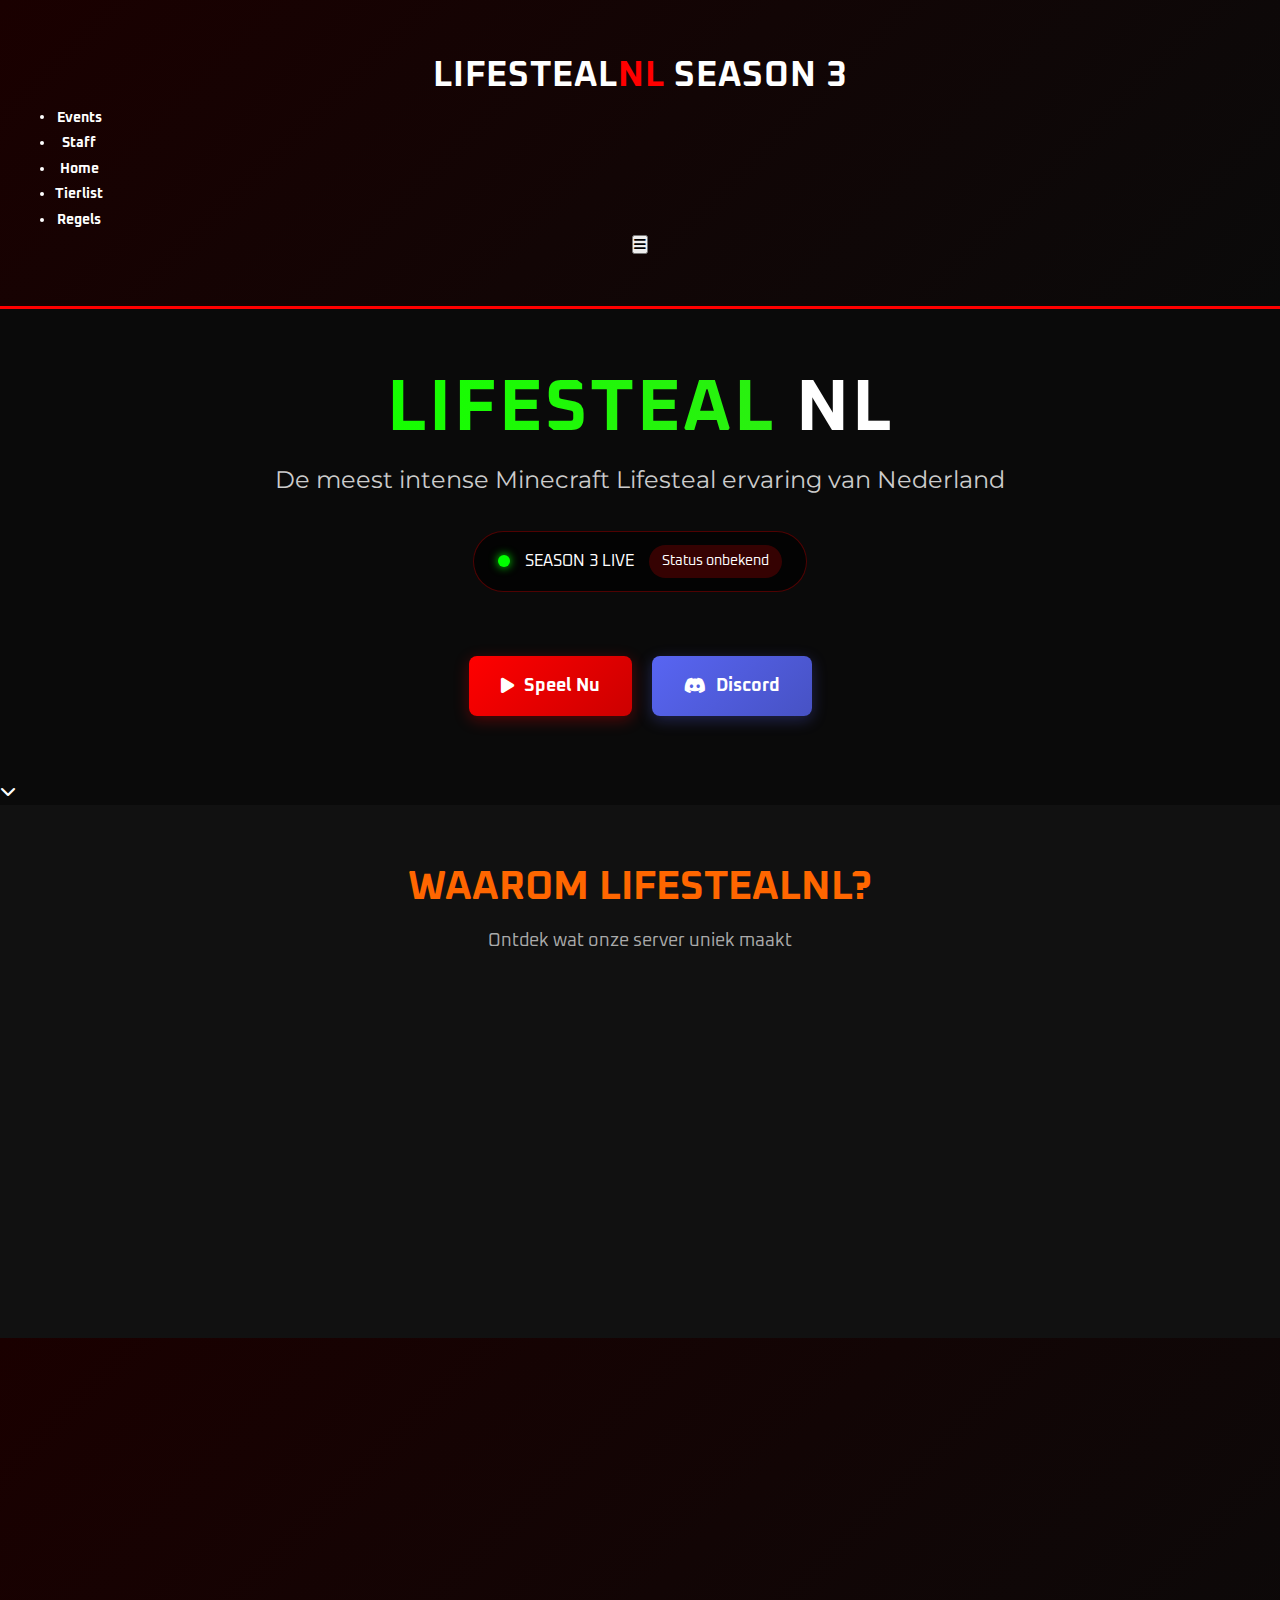
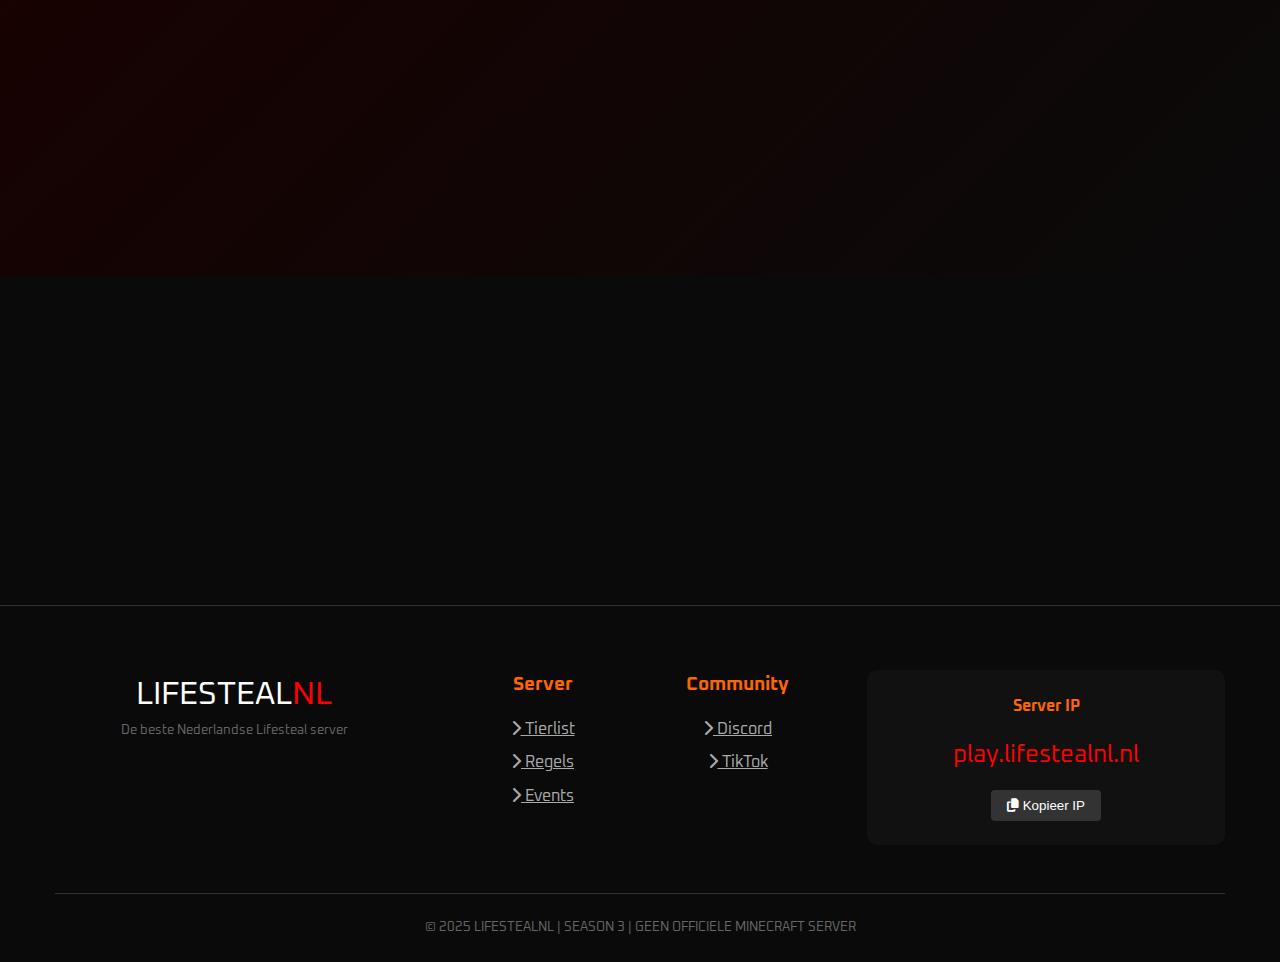
<file: index.html>
<!DOCTYPE html>
<html lang="nl">
<head>
    <meta charset="UTF-8">
    <meta name="viewport" content="width=device-width, initial-scale=1.0">
    <title>LifestealNL | Home - Nederlandse Minecraft Lifesteal Server</title>
    <meta name="description" content="Officiële LifestealNL Minecraft server - De beste Nederlandse Lifesteal ervaring met unieke features en een actieve community.">
    <link rel="stylesheet" href="css/styles.css">
    <link href="https://fonts.googleapis.com/css2?family=Oxanium:wght@400;500;700&family=Montserrat:wght@400;600&display=swap" rel="stylesheet">
    <link rel="stylesheet" href="https://cdnjs.cloudflare.com/ajax/libs/font-awesome/6.4.0/css/all.min.css">
</head>
<body>
    <!-- Header/Navigation -->
<header class="main-header">
    <div class="container">
        <div class="header-content">
            <div class="logo">
                <span class="logo-text">LIFESTEAL</span><span class="logo-highlight">NL</span>
                <span class="logo-sub">SEASON 3</span>
            </div>
            
            <nav class="main-nav">
                <ul>
                    <li><a href="events.html">Events</a></li>
                    <li><a href="staff.html">Staff</a></li>
                    <li><a href="index.html">Home</a></li>
                    <li><a href="tierlist.html">Tierlist</a></li>
                    <li><a href="regels.html">Regels</a></li>
                </ul>
            </nav>
            
            <button class="mobile-menu-btn">
                <i class="fas fa-bars"></i>
            </button>
        </div>
    </div>
</header>
    <!-- Hero Section -->
    <section class="hero">
        <div class="hero-background"></div>
        <div class="hero-overlay"></div>
        
        <div class="container">
            <div class="hero-content">
                <h1 class="hero-title">
                    <span class="title-gradient">LIFESTEAL</span>
                    <span class="title-highlight">NL</span>
                </h1>
                <p class="hero-subtitle">De meest intense Minecraft Lifesteal ervaring van Nederland</p>
                
                <div class="server-status">
                    <div class="status-indicator online"></div>
                    <span>SEASON 3 LIVE</span>
                    <span class="player-count">100+ spelers online</span>
                </div>
                
                <div class="hero-buttons">
                    <a href="#" class="cta-button join-now">
                        <i class="fas fa-play"></i> Speel Nu
                    </a>
                    <a href="https://discord.gg/Gn9wHhrx7t" class="cta-button discord">
                        <i class="fab fa-discord"></i> Discord
                    </a>
                </div>
            </div>
        </div>
        
        <div class="hero-scroll-indicator">
            <i class="fas fa-chevron-down"></i>
        </div>
    </section>

    <!-- Features Section -->
    <section class="features-section">
        <div class="container">
            <div class="section-header">
                <h2>Waarom LifestealNL?</h2>
                <p>Ontdek wat onze server uniek maakt</p>
            </div>
            
            <div class="features-grid">
                <div class="feature-card">
                    <div class="feature-icon">
                        <i class="fas fa-heart-crack"></i>
                    </div>
                    <h3>Echte Lifesteal</h3>
                    <p>Verzamel harten door te doden en verlies ze wanneer je sterft. Elke actie telt in deze intense gameplay!</p>
                    <div class="feature-wave"></div>
                </div>
                
                <div class="feature-card">
                    <div class="feature-icon">
                        <i class="fas fa-trophy"></i>
                    </div>
                    <h3>Competitief</h3>
                    <p>Dynamische tierlist en ranking systeem om je skills te testen tegen de beste spelers.</p>
                    <div class="feature-wave"></div>
                </div>
                
                <div class="feature-card">
                    <div class="feature-icon">
                        <i class="fas fa-shield-alt"></i>
                    </div>
                    <h3>Anti-Cheat</h3>
                    <p>Geavanceerde bescherming tegen cheaters voor een 100% eerlijke ervaring voor iedereen.</p>
                    <div class="feature-wave"></div>
                </div>
            </div>
        </div>
    </section>

    <!-- Stats Section -->
    <section class="stats-section">
        <div class="container">
            <div class="stats-grid">
                <div class="stat-card">
                    <div class="stat-number" data-count="1000">0</div>
                    <div class="stat-label">Dagelijkse spelers</div>
                </div>
                
                <div class="stat-card">
                    <div class="stat-number" data-count="3">0</div>
                    <div class="stat-label">Seizoenen</div>
                </div>
                
                <div class="stat-card">
                    <div class="stat-number" data-count="24">0</div>
                    <div class="stat-label">Uptime per dag</div>
                </div>
                
                <div class="stat-card">
                    <div class="stat-number" data-count="50">0</div>
                    <div class="stat-label">Actieve staff</div>
                </div>
            </div>
        </div>
    </section>

    <!-- Quick Links -->
    <section class="quick-links">
        <div class="container">
            <div class="links-grid">
                <a href="tierlist.html" class="link-card tierlist">
                    <div class="link-overlay"></div>
                    <div class="link-content">
                        <i class="fas fa-trophy"></i>
                        <h3>Tierlist</h3>
                        <p>Bekijk de huidige rankings</p>
                    </div>
                </a>
                
                <a href="regels.html" class="link-card rules">
                    <div class="link-overlay"></div>
                    <div class="link-content">
                        <i class="fas fa-book"></i>
                        <h3>Regels</h3>
                        <p>Leer de server regels</p>
                    </div>
                </a>
                
                <a href="events.html" class="link-card events">
                    <div class="link-overlay"></div>
                    <div class="link-content">
                        <i class="fas fa-calendar-star"></i>
                        <h3>Events</h3>
                        <p>Komende evenementen</p>
                    </div>
                </a>
            </div>
        </div>
    </section>

    <!-- Footer -->
    <footer class="main-footer">
        <div class="container">
            <div class="footer-content">
                <div class="footer-logo">
                    <span class="logo-text">LIFESTEAL</span><span class="logo-highlight">NL</span>
                    <p>De beste Nederlandse Lifesteal server</p>
                </div>
                
                <div class="footer-links">
                    <div class="link-group">
                        <h4>Server</h4>
                        <a href="tierlist.html"><i class="fas fa-chevron-right"></i> Tierlist</a>
                        <a href="regels.html"><i class="fas fa-chevron-right"></i> Regels</a>
                        <a href="events.html"><i class="fas fa-chevron-right"></i> Events</a>
                    </div>
                    
                    <div class="link-group">
                        <h4>Community</h4>
                        <a href="https://discord.gg/Gn9wHhrx7t"><i class="fas fa-chevron-right"></i> Discord</a>
                        <a href="https://www.tiktok.com/@lifestealnl"><i class="fas fa-chevron-right"></i> TikTok</a>
                    </div>
                </div>
                
                <div class="server-ip-box">
                    <h4>Server IP</h4>
                    <div class="ip-display">play.lifestealnl.nl</div>
                    <button class="copy-ip-btn">
                        <i class="fas fa-copy"></i> Kopieer IP
                    </button>
                </div>
            </div>
            
            <div class="footer-bottom">
                <p>© 2025 LIFESTEALNL | SEASON 3 | GEEN OFFICIELE MINECRAFT SERVER</p>
            </div>
        </div>
    </footer>

    <!-- Scripts -->
    <script src="js/home.js"></script>
</body>
</html>
</file>
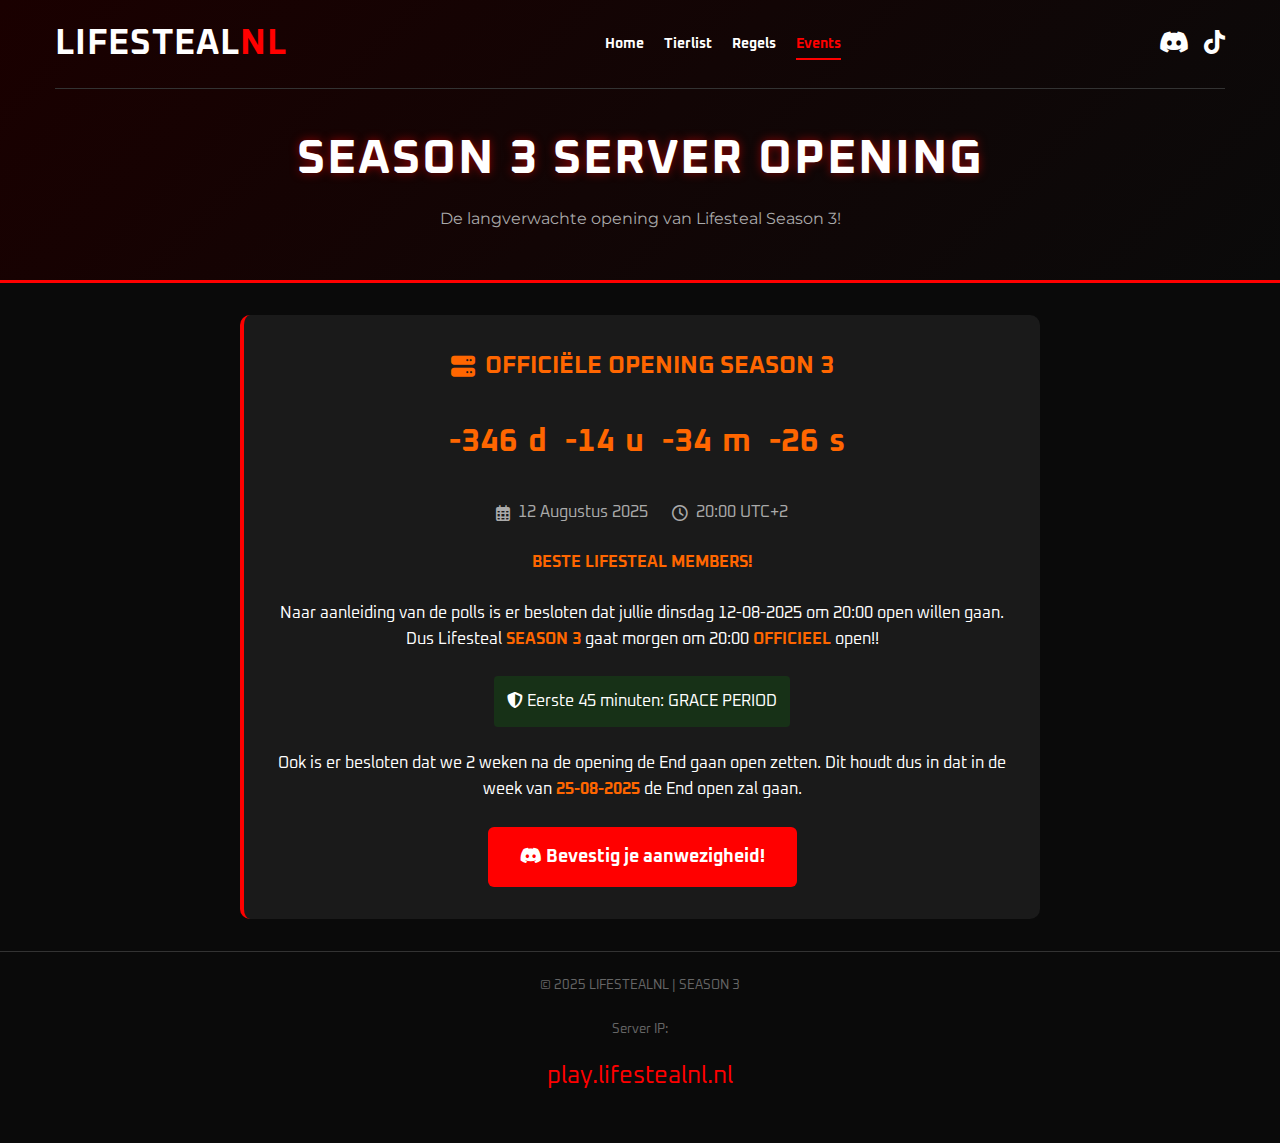
<file: events.html>
<!DOCTYPE html>
<html lang="nl">
<head>
    <meta charset="UTF-8">
    <meta name="viewport" content="width=device-width, initial-scale=1.0">
    <title>LifestealNL | Server Opening</title>
    <link rel="stylesheet" href="css/styles.css">
    <link href="https://fonts.googleapis.com/css2?family=Montserrat:wght@400;700&family=Oxanium:wght@700&display=swap" rel="stylesheet">
    <link rel="stylesheet" href="https://cdnjs.cloudflare.com/ajax/libs/font-awesome/6.4.0/css/all.min.css">
    <style>
        /* Events specifieke stijlen */
        .events-container {
            max-width: 800px;
            margin: 2rem auto;
            text-align: center;
        }
        
        .event-card {
            background: #1a1a1a;
            border-radius: 10px;
            padding: 2rem;
            margin-bottom: 1.5rem;
            border-left: 4px solid #ff0000;
        }
        
        .event-card h2 {
            color: #ff6600;
            margin-bottom: 1rem;
            display: flex;
            align-items: center;
            justify-content: center;
            gap: 10px;
        }
        
        .event-meta {
            display: flex;
            justify-content: center;
            gap: 1.5rem;
            margin: 1.5rem 0;
            color: #aaa;
            flex-wrap: wrap;
        }
        
        .event-meta-item {
            display: flex;
            align-items: center;
            gap: 8px;
        }
        
        .countdown {
            font-size: 2rem;
            font-weight: bold;
            margin: 2rem 0;
            color: #ff6600;
            font-family: 'Oxanium', sans-serif;
        }
        
        .countdown span {
            padding: 0 10px;
        }
        
        .event-btn {
            display: inline-block;
            background: #ff0000;
            color: white;
            padding: 1rem 2rem;
            border-radius: 6px;
            text-decoration: none;
            font-weight: bold;
            margin-top: 1.5rem;
            font-size: 1.1rem;
            transition: all 0.3s;
        }
        
        .event-btn:hover {
            background: #cc0000;
            box-shadow: 0 4px 8px rgba(255, 0, 0, 0.3);
            transform: translateY(-2px);
        }
        
        .highlight {
            color: #ff6600;
            font-weight: bold;
        }
        
        .grace-period {
            background: rgba(0, 255, 0, 0.1);
            padding: 0.8rem;
            border-radius: 4px;
            margin: 1.5rem 0;
            display: inline-block;
        }
    </style>
</head>
<body>
    <header>
        <div class="container">
            <div class="header-top">
                <div class="logo">
                    <span class="logo-text">LIFESTEAL</span><span class="logo-highlight">NL</span>
                </div>
                <nav class="main-nav">
                    <a href="index.html">Home</a>
                    <a href="tierlist.html">Tierlist</a>
                    <a href="regels.html">Regels</a>
                    <a href="events.html" class="active">Events</a>
                </nav>
                <div class="socials">
                    <a href="https://discord.gg/Gn9wHhrx7t" target="_blank" class="discord-btn">
                        <i class="fab fa-discord"></i>
                    </a>
                    <a href="https://www.tiktok.com/@lifestealnl" target="_blank" class="tiktok-btn">
                        <i class="fab fa-tiktok"></i>
                    </a>
                </div>
            </div>
            <div class="header-content">
                <h1>SEASON 3 SERVER OPENING</h1>
                <p>De langverwachte opening van Lifesteal Season 3!</p>
            </div>
        </div>
    </header>

    <main class="container">
        <div class="events-container">
            <div class="event-card">
                <h2>
                    <i class="fas fa-server"></i> OFFICIËLE OPENING SEASON 3
                </h2>
                
                <div class="countdown" id="countdown">
                    <span id="days">00</span>d 
                    <span id="hours">00</span>u 
                    <span id="minutes">00</span>m 
                    <span id="seconds">00</span>s
                </div>
                
                <div class="event-meta">
                    <div class="event-meta-item">
                        <i class="far fa-calendar-alt"></i> 12 Augustus 2025
                    </div>
                    <div class="event-meta-item">
                        <i class="far fa-clock"></i> 20:00 UTC+2
                    </div>
                </div>
                
                <p>
                    <span class="highlight">BESTE LIFESTEAL MEMBERS!</span><br><br>
                    Naar aanleiding van de polls is er besloten dat jullie dinsdag 12-08-2025 om 20:00 open willen gaan. 
                    Dus Lifesteal <span class="highlight">SEASON 3</span> gaat morgen om 20:00 <span class="highlight">OFFICIEEL</span> open!!
                </p>
                
                <div class="grace-period">
                    <i class="fas fa-shield-alt"></i> Eerste 45 minuten: GRACE PERIOD
                </div>
                
                <p>
                    Ook is er besloten dat we 2 weken na de opening de End gaan open zetten. 
                    Dit houdt dus in dat in de week van <span class="highlight">25-08-2025</span> de End open zal gaan.
                </p>
                
                <a href="https://discord.gg/Gn9wHhrx7t" class="event-btn">
                    <i class="fab fa-discord"></i> Bevestig je aanwezigheid!
                </a>
            </div>
        </div>
    </main>

    <footer>
        <div class="container">
            <p>© 2025 LIFESTEALNL | SEASON 3</p>
            <p class="server-ip">Server IP: <code>play.lifestealnl.nl</code></p>
        </div>
    </footer>

    <script>
        // Countdown script
        function updateCountdown() {
            const openingDate = new Date("August 12, 2025 20:00:00").getTime();
            const now = new Date().getTime();
            const distance = openingDate - now;
            
            const days = Math.floor(distance / (1000 * 60 * 60 * 24));
            const hours = Math.floor((distance % (1000 * 60 * 60 * 24)) / (1000 * 60 * 60));
            const minutes = Math.floor((distance % (1000 * 60 * 60)) / (1000 * 60));
            const seconds = Math.floor((distance % (1000 * 60)) / 1000);
            
            document.getElementById("days").innerHTML = days.toString().padStart(2, '0');
            document.getElementById("hours").innerHTML = hours.toString().padStart(2, '0');
            document.getElementById("minutes").innerHTML = minutes.toString().padStart(2, '0');
            document.getElementById("seconds").innerHTML = seconds.toString().padStart(2, '0');
            
            if (distance < 0) {
                clearInterval(countdownTimer);
                document.getElementById("countdown").innerHTML = "DE SERVER IS NU OPEN!";
            }
        }
        
        // Update every second
        updateCountdown();
        const countdownTimer = setInterval(updateCountdown, 1000);
    </script>
</body>
</html>
</file>
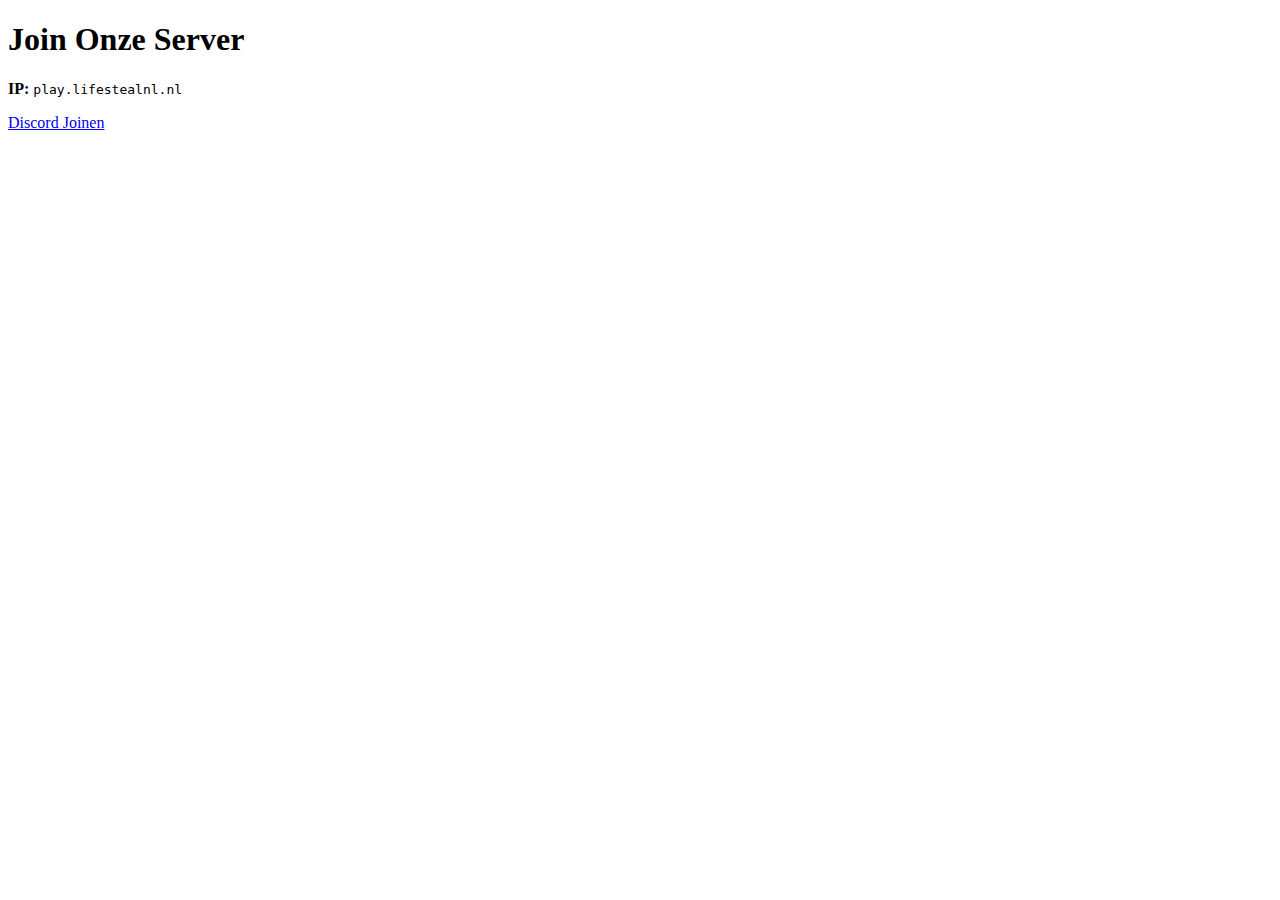
<file: join.html>
<!DOCTYPE html>
<html lang="nl">
<head>
    <!-- Zelfde head als index.html -->
    <title>LifestealNL | Join</title>
</head>
<body>
    <header>
        <!-- Zelfde header met navigatie -->
    </header>

    <main class="container">
        <h1>Join Onze Server</h1>
        <div class="join-info">
            <p><strong>IP:</strong> <code>play.lifestealnl.nl</code></p>
            <a href="https://discord.gg/Gn9wHhrx7t" class="discord-btn-large">
                <i class="fab fa-discord"></i> Discord Joinen
            </a>
        </div>
    </main>

    <!-- Zelfde footer -->
</body>
</html>
</file>
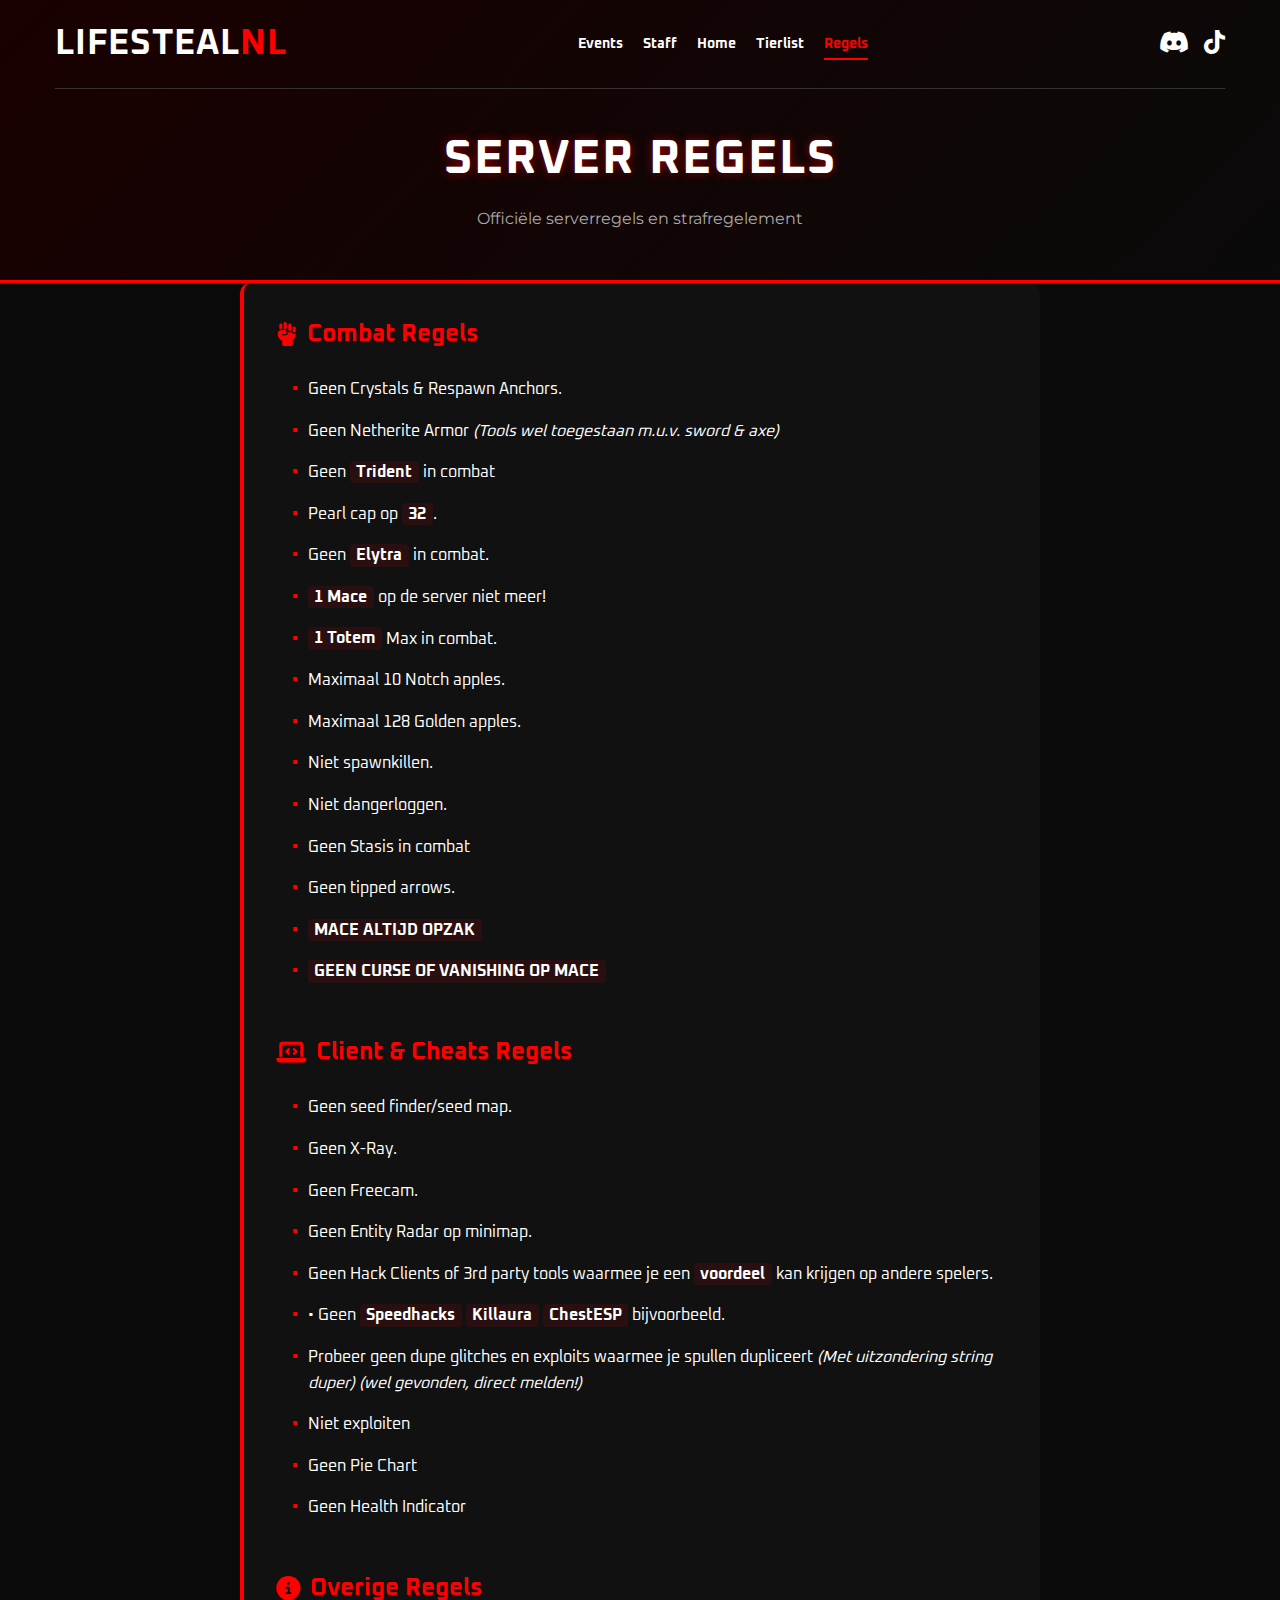
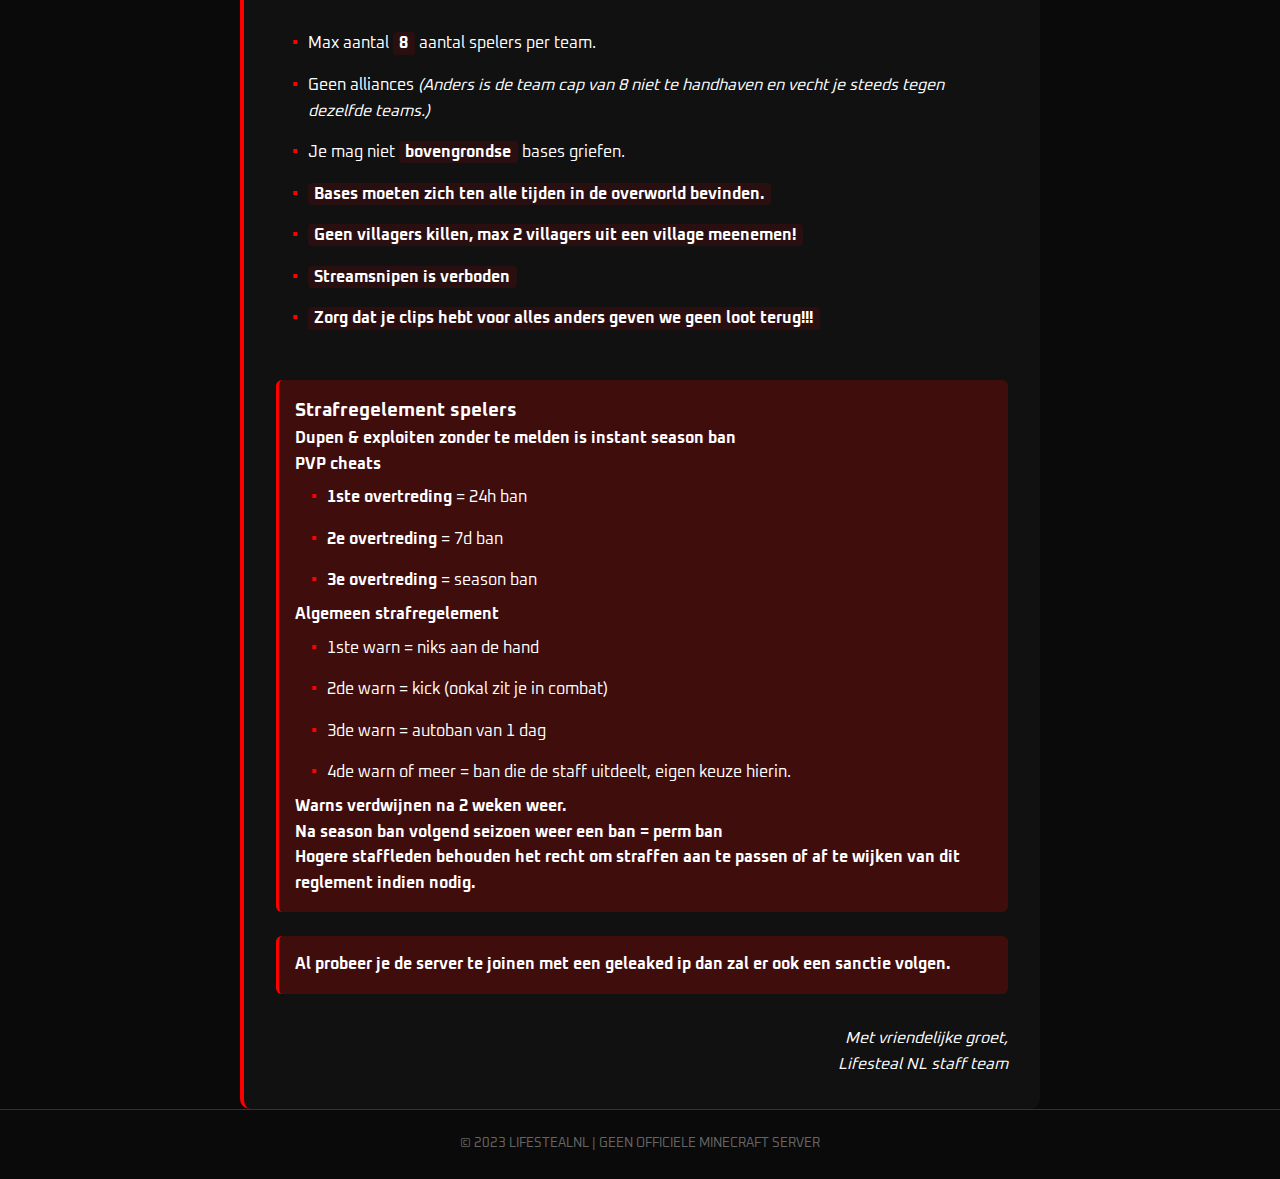
<file: regels.html>
<!DOCTYPE html>
<html lang="nl">
<head>
    <meta charset="UTF-8">
    <meta name="viewport" content="width=device-width, initial-scale=1.0">
    <title>LifestealNL | Server Regels</title>
    <link rel="stylesheet" href="css/styles.css">
    <link href="https://fonts.googleapis.com/css2?family=Montserrat:wght@400;700&family=Oxanium:wght@700&display=swap" rel="stylesheet">
    <link rel="stylesheet" href="https://cdnjs.cloudflare.com/ajax/libs/font-awesome/6.4.0/css/all.min.css">
    <style>
        .rules-content {
            max-width: 800px;
            margin: 0 auto;
            padding: 2rem;
            background: #111;
            border-radius: 10px;
            border-left: 4px solid #ff0000;
        }
        
        .rules-section {
            margin-bottom: 2.5rem;
        }
        
        .rules-section h2 {
            color: #ff0000;
            margin-bottom: 1rem;
            font-size: 1.5rem;
            display: flex;
            align-items: center;
            gap: 10px;
        }
        
        .rules-list {
            list-style-type: none;
            padding-left: 0;
        }
        
        .rules-list li {
            padding: 0.5rem 0;
            position: relative;
            padding-left: 2rem;
            line-height: 1.6;
        }
        
        .rules-list li:before {
            content: "•";
            position: absolute;
            left: 1rem;
            color: #ff0000;
            font-weight: bold;
        }
        
        .rules-highlight {
            background-color: rgba(255, 0, 0, 0.1);
            padding: 0.2rem 0.4rem;
            border-radius: 4px;
            font-weight: bold;
        }
        
        .rules-warning {
            background-color: rgba(255, 0, 0, 0.2);
            padding: 1rem;
            border-radius: 6px;
            margin: 1.5rem 0;
            border-left: 3px solid #ff0000;
        }
        
        .rules-signature {
            text-align: right;
            font-style: italic;
            margin-top: 2rem;
        }
        
        .rules-mention {
            background-color: rgba(255, 255, 255, 0.1);
            padding: 0.5rem;
            border-radius: 4px;
            font-family: monospace;
        }
    </style>
</head>
<body>
    <header>
        <div class="container">
            <div class="header-top">
                <div class="logo">
                    <span class="logo-text">LIFESTEAL</span><span class="logo-highlight">NL</span>
                </div>
                <nav class="main-nav">
                    <a href="events.html">Events</a>
                    <a href="staff.html">Staff</a>
                    <a href="index.html">Home</a>
                    <a href="tierlist.html">Tierlist</a>
                    <a href="regels.html" class="active">Regels</a>
                </nav>
                <div class="socials">
                    <a href="https://discord.gg/Gn9wHhrx7t" target="_blank" class="discord-btn">
                        <i class="fab fa-discord"></i>
                    </a>
                    <a href="https://www.tiktok.com/@lifestealnl" target="_blank" class="tiktok-btn">
                        <i class="fab fa-tiktok"></i>
                    </a>
                </div>
            </div>
            <div class="header-content">
                <h1>SERVER REGELS</h1>
                <p>Officiële serverregels en strafregelement</p>
            </div>
        </div>
    </header>

    <main class="container">
        <div class="rules-content">
            <div class="rules-section">
                <h2><i class="fas fa-fist-raised"></i> Combat Regels</h2>
                <ul class="rules-list">
                    <li>Geen Crystals & Respawn Anchors.</li>
                    <li>Geen Netherite Armor <em>(Tools wel toegestaan m.u.v. sword & axe)</em></li>
                    <li>Geen <span class="rules-highlight">Trident</span> in combat</li>
                    <li>Pearl cap op <span class="rules-highlight">32</span>.</li>
                    <li>Geen <span class="rules-highlight">Elytra</span> in combat.</li>
                    <li><span class="rules-highlight">1 Mace</span> op de server niet meer!</li>
                    <li><span class="rules-highlight">1 Totem</span> Max in combat.</li>
                    <li>Maximaal 10 Notch apples.</li>
                    <li>Maximaal 128 Golden apples.</li>
                    <li>Niet spawnkillen.</li>
                    <li>Niet dangerloggen.</li>
                    <li>Geen Stasis in combat</li>
                    <li>Geen tipped arrows.</li>
                    <li><span class="rules-highlight">MACE ALTIJD OPZAK</span></li>
                    <li><span class="rules-highlight">GEEN CURSE OF VANISHING OP MACE</span></li>
                </ul>
            </div>

            <div class="rules-section">
                <h2><i class="fas fa-laptop-code"></i> Client & Cheats Regels</h2>
                <ul class="rules-list">
                    <li>Geen seed finder/seed map.</li>
                    <li>Geen X-Ray.</li>
                    <li>Geen Freecam.</li>
                    <li>Geen Entity Radar op minimap.</li>
                    <li>Geen Hack Clients of 3rd party tools waarmee je een <span class="rules-highlight">voordeel</span> kan krijgen op andere spelers.</li>
                    <li>• Geen <span class="rules-highlight">Speedhacks</span> <span class="rules-highlight">Killaura</span> <span class="rules-highlight">ChestESP</span> bijvoorbeeld.</li>
                    <li>Probeer geen dupe glitches en exploits waarmee je spullen dupliceert <em>(Met uitzondering string duper) (wel gevonden, direct melden!)</em></li>
                    <li>Niet exploiten</li>
                    <li>Geen Pie Chart</li>
                    <li>Geen Health Indicator</li>
                </ul>
            </div>

            <div class="rules-section">
                <h2><i class="fas fa-info-circle"></i> Overige Regels</h2>
                <ul class="rules-list">
                    <li>Max aantal <span class="rules-highlight">8</span> aantal spelers per team.</li>
                    <li>Geen alliances <em>(Anders is de team cap van 8 niet te handhaven en vecht je steeds tegen dezelfde teams.)</em></li>
                    <li>Je mag niet <span class="rules-highlight">bovengrondse</span> bases griefen.</li>
                    <li><span class="rules-highlight">Bases moeten zich ten alle tijden in de overworld bevinden.</span></li>
                    <li><span class="rules-highlight">Geen villagers killen, max 2 villagers uit een village meenemen!</span></li>
                    <li><span class="rules-highlight">Streamsnipen is verboden</span></li>
                    <li><span class="rules-highlight">Zorg dat je clips hebt voor alles anders geven we geen loot terug!!!</span></li>
                </ul>
            </div>

            <div class="rules-warning">
                <h3>Strafregelement spelers</h3>
                <p><strong>Dupen & exploiten zonder te melden is instant season ban</strong></p>
                <h4>PVP cheats</h4>
                <ul class="rules-list">
                    <li><strong>1ste overtreding</strong> = 24h ban</li>
                    <li><strong>2e overtreding</strong> = 7d ban</li>
                    <li><strong>3e overtreding</strong> = season ban</li>
                </ul>
                <h4>Algemeen strafregelement</h4>
                <ul class="rules-list">
                    <li>1ste warn = niks aan de hand</li>
                    <li>2de warn = kick (ookal zit je in combat)</li>
                    <li>3de warn = autoban van 1 dag</li>
                    <li>4de warn of meer = ban die de staff uitdeelt, eigen keuze hierin.</li>
                </ul>
                <p><strong>Warns verdwijnen na 2 weken weer.</strong></p>
                <p><strong>Na season ban volgend seizoen weer een ban = perm ban</strong></p>
                <p><strong>Hogere staffleden behouden het recht om straffen aan te passen of af te wijken van dit reglement indien nodig.</strong></p>
            </div>

            <div class="rules-warning">
                <p><strong>Al probeer je de server te joinen met een geleaked ip dan zal er ook een sanctie volgen.</strong></p>
            </div>

            <div class="rules-signature">
                <p>Met vriendelijke groet,<br>
                Lifesteal NL staff team</p>
            </div>
        </div>
    </main>

    <footer>
        <div class="container">
            <p>© 2023 LIFESTEALNL | GEEN OFFICIELE MINECRAFT SERVER</p>
        </div>
    </footer>
</body>
</html>
</file>
<file: css/styles.css>
/* Reset */
* {
    margin: 0;
    padding: 0;
    box-sizing: border-box;
}

body {
    font-family: 'Oxanium', 'Montserrat', sans-serif;
    background: #0a0a0a;
    color: #fff;
    line-height: 1.6;
}

.container {
    width: 95%;
    max-width: 1200px;
    margin: 0 auto;
    padding: 0 15px;
}

/* Header */
header {
    background: linear-gradient(135deg, #1a0000 0%, #0a0a0a 100%);
    border-bottom: 3px solid #ff0000;
    padding: 1rem 0;
}

.header-top {
    display: flex;
    justify-content: space-between;
    align-items: center;
    padding-bottom: 1rem;
    border-bottom: 1px solid #333;
}

.logo {
    font-size: 2.2rem;
    font-weight: 700;
    letter-spacing: 1px;
}

.logo-text {
    color: #fff;
}

.logo-highlight {
    color: #ff0000;
}

.socials {
    display: flex;
    gap: 15px;
}

.socials a {
    color: white;
    font-size: 1.5rem;
    transition: all 0.3s;
}

.socials a:hover {
    transform: translateY(-3px);
}

.discord-btn:hover {
    color: #5865F2;
}

.tiktok-btn:hover {
    color: #FE2C55;
}

.header-content {
    text-align: center;
    padding: 2rem 0;
}

.header-content h1 {
    font-size: 3rem;
    text-transform: uppercase;
    letter-spacing: 2px;
    margin-bottom: 0.5rem;
    text-shadow: 0 0 10px rgba(255, 0, 0, 0.5);
}

.header-content p {
    color: #aaa;
    font-family: 'Montserrat';
}

/* Search Bar */
.search-container {
    display: flex;
    margin: 2rem 0;
    background: #111;
    border-radius: 50px;
    overflow: hidden;
    border: 1px solid #333;
}

#search-input {
    flex: 1;
    padding: 0.8rem 1.5rem;
    background: transparent;
    border: none;
    color: white;
    font-size: 1rem;
}

#search-button {
    padding: 0 1.5rem;
    background: #ff0000;
    color: white;
    border: none;
    cursor: pointer;
    transition: all 0.3s;
}

#search-button:hover {
    background: #cc0000;
}

/* Table */
.ranking-table {
    background: #111;
    border-radius: 10px;
    overflow: hidden;
    border: 1px solid #333;
    margin-bottom: 3rem;
}

table {
    width: 100%;
    border-collapse: collapse;
}

th, td {
    padding: 1rem;
    text-align: left;
    border-bottom: 1px solid #222;
}

th {
    background: #1a0000;
    color: #ff0000;
    font-weight: 700;
    text-transform: uppercase;
    font-size: 0.9rem;
    letter-spacing: 1px;
}

tr:nth-child(even) {
    background-color: #252525;
}

tr:hover {
    background-color: #333;
}

.player-cell {
    display: flex;
    align-items: center;
    gap: 10px;
}

.player-avatar {
    width: 36px;
    height: 36px;
    border-radius: 50%;
    background-color: #333;
    border: 2px solid #ff0000;
}

/* Tier badges */
.tier-badge {
    display: inline-block;
    padding: 0.3rem 0.8rem;
    border-radius: 50px;
    font-weight: 700;
    font-size: 0.8rem;
    text-transform: uppercase;
}

.s-tier { background: #ff0000; color: white; }
.a-tier { background: #ff6600; color: white; }
.b-tier { background: #ffcc00; color: #333; }
.c-tier { background: #0099ff; color: white; }
.d-tier { background: #00cc66; color: #333; }
.f-tier { background: #999; color: #333; }
.unranked-tier { background: #333; color: #999; }

/* View Player Button */
.view-player-btn {
    background: #333;
    color: white;
    border: none;
    padding: 6px 12px;
    border-radius: 4px;
    cursor: pointer;
    font-size: 0.8em;
    transition: all 0.3s;
}

.view-player-btn:hover {
    background: #ff0000;
}

/* Modal Styles */
.modal {
    display: none;
    position: fixed;
    z-index: 1000;
    left: 0;
    top: 0;
    width: 100%;
    height: 100%;
    background-color: rgba(0,0,0,0.9);
}

.modal-content {
    background-color: #111;
    margin: 10% auto;
    padding: 25px;
    border: 3px solid #ff0000;
    border-radius: 10px;
    width: 90%;
    max-width: 350px;
    position: relative;
    animation: modalFadeIn 0.3s;
}

@keyframes modalFadeIn {
    from { opacity: 0; transform: translateY(-50px); }
    to { opacity: 1; transform: translateY(0); }
}

.close-modal {
    color: #aaa;
    position: absolute;
    right: 20px;
    top: 10px;
    font-size: 28px;
    font-weight: bold;
    cursor: pointer;
}

.close-modal:hover {
    color: white;
}

.skin-display {
    margin: 15px auto;
    width: 150px;
    height: 200px;
}

.skin-image {
    width: 100%;
    height: 100%;
    image-rendering: pixelated;
    object-fit: cover;
}

.tier-display {
    margin: 15px 0;
    font-size: 1.2em;
}

.test-info {
    margin-top: 15px;
    padding: 10px;
    background: #222;
    border-radius: 5px;
    font-size: 0.9em;
}

/* Footer */
footer {
    background: #0a0a0a;
    padding: 1.5rem 0;
    text-align: center;
    border-top: 1px solid #333;
}

footer p {
    color: #666;
    font-size: 0.8rem;
}

/* Responsive */
@media (max-width: 768px) {
    .logo {
        font-size: 1.8rem;
    }
    
    .header-content h1 {
        font-size: 2.2rem;
    }
    
    th, td {
        padding: 0.8rem 0.5rem;
    }
}

@media (max-width: 480px) {
    .header-top {
        flex-direction: column;
        gap: 1rem;
    }
    
    .socials {
        margin-top: 0.5rem;
    }
    
    .player-cell {
        flex-direction: column;
        align-items: flex-start;
        gap: 5px;
    }
    
    .view-player-btn {
        padding: 4px 8px;
        font-size: 0.7em;
    }
}

/* ====================
   REGELS PAGINA STIJLEN
   ==================== */
.rules-container {
    display: grid;
    gap: 2rem;
    margin-top: 2rem;
}

.rule-category {
    background: #111;
    padding: 1.5rem;
    border-radius: 8px;
    border-left: 4px solid #ff0000;
}

.rule-category h2 {
    color: #ff0000;
    margin-bottom: 1rem;
    display: flex;
    align-items: center;
    gap: 10px;
}

.rule-category ul {
    list-style-type: none;
    padding-left: 1rem;
}

.rule-category li {
    padding: 0.5rem 0;
    position: relative;
    padding-left: 1.5rem;
}

.rule-category li::before {
    content: "•";
    position: absolute;
    left: 0;
    color: #ff0000;
}

/* ====================
   JOIN PAGINA STIJLEN
   ==================== */
.join-container {
    display: grid;
    gap: 2rem;
    margin-top: 2rem;
}

.join-card {
    background: #111;
    padding: 2rem;
    border-radius: 8px;
    text-align: center;
}

.server-ip {
    margin: 1.5rem 0;
}

.server-ip code {
    display: block;
    font-size: 1.5rem;
    margin: 1rem 0;
    color: #ff0000;
}

#copy-ip-btn {
    background: #333;
    color: white;
    border: none;
    padding: 0.5rem 1rem;
    border-radius: 4px;
    cursor: pointer;
    transition: background 0.3s;
}

#copy-ip-btn:hover {
    background: #ff0000;
}

.discord-card {
    border: 2px solid #5865F2;
}

.discord-btn-large {
    display: inline-block;
    background: #5865F2;
    color: white;
    padding: 0.8rem 1.5rem;
    border-radius: 4px;
    text-decoration: none;
    margin-top: 1rem;
    transition: background 0.3s;
}

.discord-btn-large:hover {
    background: #4752C4;
}

/* Navigatiebalk */
.main-nav {
    display: flex;
    gap: 20px;
}

.main-nav a {
    color: white;
    text-decoration: none;
    font-weight: bold;
    font-size: 0.9rem;
    padding: 0.3rem 0;
    position: relative;
}

.main-nav a.active {
    color: #ff0000;
}

.main-nav a:hover:not(.active) {
    color: #aaa;
}

.main-nav a::after {
    content: '';
    position: absolute;
    bottom: 0;
    left: 0;
    width: 0;
    height: 2px;
    background: #ff0000;
    transition: width 0.3s;
}

.main-nav a.active::after,
.main-nav a:hover::after {
    width: 100%;
}

/* ====================
   HOMEPAGINA SPECIFIEK
   ==================== */
.home-buttons {
    display: flex;
    flex-direction: column;
    gap: 20px;
    margin: 3rem auto;
    max-width: 500px;
}

.home-btn {
    padding: 1.5rem;
    font-size: 1.2rem;
    border-radius: 8px;
    text-align: center;
    color: white;
    text-decoration: none;
    transition: all 0.3s;
    display: flex;
    align-items: center;
    justify-content: center;
    gap: 15px;
}

.home-btn:hover {
    transform: translateY(-5px);
    box-shadow: 0 5px 15px rgba(0, 0, 0, 0.3);
}

.tierlist-btn { background: linear-gradient(135deg, #ff0000 0%, #cc0000 100%); }
.rules-btn    { background: linear-gradient(135deg, #0099ff 0%, #0066cc 100%); }
.join-btn     { background: linear-gradient(135deg, #00cc66 0%, #00994d 100%); }

/* ====================
   NAVIGATIE
   ==================== */
.main-nav {
    display: flex;
    gap: 20px;
}

.main-nav a {
    color: white;
    text-decoration: none;
    font-weight: bold;
    font-size: 0.9rem;
    position: relative;
    padding: 0.3rem 0;
}

.main-nav a.active {
    color: #ff0000;
}

.main-nav a::after {
    content: '';
    position: absolute;
    bottom: 0;
    left: 0;
    width: 0;
    height: 2px;
    background: #ff0000;
    transition: width 0.3s;
}

.main-nav a.active::after,
.main-nav a:hover::after {
    width: 100%;
}

/* ====================
   JOIN PAGINA SPECIFIEK
   ==================== */
.join-container {
    display: grid;
    gap: 2rem;
    margin: 2rem auto;
    max-width: 800px;
}

.join-card {
    background: #111;
    padding: 2rem;
    border-radius: 10px;
    border-left: 4px solid #ff0000;
    box-shadow: 0 4px 6px rgba(0, 0, 0, 0.1);
}

.discord-card {
    border-left-color: #5865F2;
}

.server-ip {
    margin: 1.5rem 0;
    text-align: center;
}

.server-ip code {
    display: block;
    font-size: 1.5rem;
    margin: 1rem 0;
    color: #ff0000;
    font-family: 'Oxanium', monospace;
}

.btn-copy {
    background: #333;
    color: white;
    border: none;
    padding: 0.75rem 1.5rem;
    border-radius: 6px;
    cursor: pointer;
    font-weight: bold;
    transition: all 0.3s;
    margin-top: 1rem;
    width: 100%;
}

.btn-copy:hover {
    background: #ff0000;
    transform: translateY(-2px);
}

.btn-discord {
    display: inline-block;
    background: #5865F2;
    color: white;
    padding: 1rem 2rem;
    border-radius: 6px;
    text-decoration: none;
    font-weight: bold;
    transition: all 0.3s;
    margin-top: 1rem;
}

.btn-discord:hover {
    background: #4752c4;
    transform: translateY(-2px);
    box-shadow: 0 4px 8px rgba(0, 0, 0, 0.2);
}

/* Responsive aanpassingen */
@media (max-width: 768px) {
    .join-container {
        grid-template-columns: 1fr;
    }
    
    .btn-discord, .btn-copy {
        width: 100%;
        text-align: center;
    }
}

/* ====================
   HERO SECTION
   ==================== */
.hero-header {
    position: relative;
    height: auto; /* Vervang 100vh */
    min-height: unset; /* Verwijder vaste hoogte */
    display: flex;
    flex-direction: column;
    background: linear-gradient(135deg, #1a0000 0%, #0a0a0a 100%);
    padding-bottom: 3rem; /* Voeg toe */
}

.features-section {
    padding: 2rem 0 3rem; /* Minder ruimte */
    background: #111;
    position: relative;
    margin-top: -1rem; /* Trek omhoog */
}

#particles-js {
    position: absolute;
    width: 100%;
    height: 100%;
    top: 0;
    left: 0;
    z-index: 1;
}

.hero-content {
    position: relative;
    z-index: 2;
    text-align: center;
    margin: auto 0;
    padding: 4rem 0;
}

.hero-title {
    position: relative;
    font-size: 4.5rem;
    margin-bottom: 1rem;
    line-height: 1;
    text-transform: uppercase;
    letter-spacing: 3px;
}

.title-gradient {
    background: linear-gradient(90deg, #15ff00, #2af010);
    -webkit-background-clip: text;
    background-clip: text;
    color: transparent;
    position: relative;
}

.title-shadow {
    position: absolute;
    top: 0;
    left: 0;
    color: transparent;
    text-shadow: 0 0 15px rgba(255, 0, 0, 0.3);
    z-index: -1;
}

.hero-subtitle {
    font-size: 1.5rem;
    color: #ccc;
    margin-bottom: 2rem;
    font-family: 'Montserrat', sans-serif;
}

.server-status {
    display: inline-flex;
    align-items: center;
    gap: 15px;
    background: rgba(0, 0, 0, 0.7);
    padding: 0.8rem 1.5rem;
    border-radius: 50px;
    margin-bottom: 2rem;
    border: 1px solid rgba(255, 0, 0, 0.3);
}

.status-indicator {
    width: 12px;
    height: 12px;
    border-radius: 50%;
}

.status-indicator.online {
    background: #00ff00;
    box-shadow: 0 0 10px #00ff00;
}

.player-count {
    background: rgba(255, 0, 0, 0.2);
    padding: 0.3rem 0.8rem;
    border-radius: 50px;
    font-size: 0.9rem;
}

.hero-buttons {
    display: flex;
    gap: 20px;
    justify-content: center;
    margin-top: 2rem;
}

.cta-button {
    display: inline-flex;
    align-items: center;
    gap: 10px;
    padding: 1rem 2rem;
    border-radius: 8px;
    font-weight: bold;
    text-decoration: none;
    transition: all 0.3s;
    font-size: 1.1rem;
}

.cta-button.join-now {
    background: linear-gradient(135deg, #ff0000 0%, #cc0000 100%);
    color: white;
    box-shadow: 0 4px 15px rgba(255, 0, 0, 0.3);
}

.cta-button.discord {
    background: linear-gradient(135deg, #5865F2 0%, #4752c4 100%);
    color: white;
    box-shadow: 0 4px 15px rgba(88, 101, 242, 0.3);
}

.cta-button:hover {
    transform: translateY(-3px);
    box-shadow: 0 8px 25px rgba(255, 0, 0, 0.4);
}

/* ====================
   FEATURES SECTION
   ==================== */

.section-header {
    text-align: center;
    margin-bottom: 3rem;
}

.section-header h2 {
    font-size: 2.5rem;
    color: #ff6600;
    margin-bottom: 0.5rem;
    text-transform: uppercase;
}

.section-header p {
    color: #aaa;
    font-size: 1.1rem;
}

.features-grid {
    display: grid;
    grid-template-columns: repeat(auto-fit, minmax(250px, 1fr));
    gap: 2rem;
}

.feature-card {
    background: #1a1a1a;
    padding: 2rem;
    border-radius: 10px;
    text-align: center;
    transition: all 0.3s;
    border-bottom: 3px solid #ff0000;
}

.feature-card:hover {
    transform: translateY(-10px);
    box-shadow: 0 10px 20px rgba(255, 0, 0, 0.1);
}

.feature-icon {
    font-size: 2.5rem;
    color: #ff6600;
    margin-bottom: 1.5rem;
}

.feature-card h3 {
    font-size: 1.5rem;
    margin-bottom: 1rem;
    color: #fff;
}

.feature-card p {
    color: #aaa;
    line-height: 1.6;
}

/* ====================
   STATS SECTION
   ==================== */
.stats-section {
    padding: 4rem 0;
    background: linear-gradient(135deg, #1a0000 0%, #0a0a0a 100%);
}

.stats-grid {
    display: grid;
    grid-template-columns: repeat(auto-fit, minmax(200px, 1fr));
    gap: 2rem;
    text-align: center;
}

.stat-card {
    padding: 2rem;
}

.stat-number {
    font-size: 3.5rem;
    font-weight: bold;
    color: #ff6600;
    margin-bottom: 0.5rem;
    font-family: 'Oxanium', sans-serif;
}

.stat-label {
    color: #aaa;
    font-size: 1.1rem;
    text-transform: uppercase;
    letter-spacing: 1px;
}

/* ====================
   QUICK LINKS
   ==================== */
.quick-links {
    padding: 4rem 0;
    background: #0a0a0a;
}

.links-grid {
    display: grid;
    grid-template-columns: repeat(auto-fit, minmax(200px, 1fr));
    gap: 1.5rem;
}

.link-card {
    display: block;
    height: 200px;
    border-radius: 10px;
    overflow: hidden;
    position: relative;
    transition: all 0.3s;
}

.link-card::before {
    content: '';
    position: absolute;
    top: 0;
    left: 0;
    width: 100%;
    height: 100%;
    background: linear-gradient(135deg, rgba(255,0,0,0.7) 0%, rgba(0,0,0,0.8) 100%);
    z-index: 1;
}

.link-card:hover {
    transform: translateY(-5px);
    box-shadow: 0 10px 20px rgba(255, 0, 0, 0.2);
}

.link-content {
    position: relative;
    z-index: 2;
    height: 100%;
    display: flex;
    flex-direction: column;
    justify-content: center;
    align-items: center;
    padding: 1rem;
    color: white;
    text-align: center;
}

.link-card i {
    font-size: 2.5rem;
    margin-bottom: 1rem;
}

.link-card h3 {
    font-size: 1.5rem;
    margin-bottom: 0.5rem;
}

.link-card p {
    color: #ccc;
}

/* Link card colors */
.link-card.tierlist { background: url('https://via.placeholder.com/400x200/ff0000/333333?text=Tierlist') center/cover; }
.link-card.rules { background: url('https://via.placeholder.com/400x200/0066cc/333333?text=Regels') center/cover; }
.link-card.events { background: url('https://via.placeholder.com/400x200/ff6600/333333?text=Events') center/cover; }
.link-card.join { background: url('https://via.placeholder.com/400x200/00cc66/333333?text=Join+Now') center/cover; }

/* ====================
   FOOTER
   ==================== */
.main-footer {
    background: #0a0a0a;
    padding: 4rem 0 0;
    border-top: 1px solid #333;
}

.footer-content {
    display: grid;
    grid-template-columns: repeat(auto-fit, minmax(250px, 1fr));
    gap: 3rem;
    margin-bottom: 3rem;
}

.footer-logo {
    font-size: 2rem;
    margin-bottom: 1rem;
}

.footer-links {
    display: grid;
    grid-template-columns: repeat(auto-fit, minmax(150px, 1fr));
    gap: 2rem;
}

.link-group h4 {
    color: #ff6600;
    margin-bottom: 1rem;
    font-size: 1.2rem;
}

.link-group a {
    display: block;
    color: #aaa;
    margin-bottom: 0.5rem;
    transition: color 0.3s;
}

.link-group a:hover {
    color: #ff0000;
}

.server-ip-box {
    background: #111;
    padding: 1.5rem;
    border-radius: 10px;
    text-align: center;
}

.server-ip-box h4 {
    color: #ff6600;
    margin-bottom: 0.5rem;
}

.ip-display {
    font-family: 'Oxanium', monospace;
    font-size: 1.5rem;
    color: #ff0000;
    margin: 1rem 0;
}

.copy-ip-btn {
    background: #333;
    color: white;
    border: none;
    padding: 0.5rem 1rem;
    border-radius: 4px;
    cursor: pointer;
    transition: all 0.3s;
}

.copy-ip-btn:hover {
    background: #ff0000;
}

.footer-bottom {
    text-align: center;
    padding: 1.5rem 0;
    border-top: 1px solid #333;
    color: #666;
    font-size: 0.9rem;
}

/* ====================
   RESPONSIVE
   ==================== */
@media (max-width: 992px) {
    .hero-title {
        font-size: 3.5rem;
    }
    
    .hero-buttons {
        flex-direction: column;
        align-items: center;
    }
}

@media (max-width: 768px) {
    .hero-title {
        font-size: 2.5rem;
    }
    
    .hero-subtitle {
        font-size: 1.2rem;
    }
    
    .header-top {
        flex-direction: column;
        gap: 1rem;
    }
    
    .main-nav {
        margin-top: 1rem;
    }
}

@media (max-width: 480px) {
    .hero-title {
        font-size: 2rem;
    }
    
    .feature-card {
        padding: 1.5rem;
    }
    
    .stat-number {
        font-size: 2.5rem;
    }
}

/* Voeg deze toe aan het CSS bestand */

/* Countdown styling */
#countdown {
    font-weight: bold;
    color: #ff6600;
}

.status-indicator.soon {
    background: #ff6600;
    box-shadow: 0 0 10px #ff6600;
    animation: pulse 2s infinite;
}

@keyframes pulse {
    0% { opacity: 1; }
    50% { opacity: 0.5; }
    100% { opacity: 1; }
}

/* Larger Discord button */
.cta-button.discord-large {
    padding: 1.2rem 3rem;
    font-size: 1.3rem;
}

/* Discord member count */
#discord-count {
    font-size: 0.9rem;
    opacity: 0.8;
    margin-left: 5px;
}

/* Remove some stats */
.stats-grid {
    grid-template-columns: repeat(2, 1fr);
}

/* Animations */
@keyframes fadeIn {
    from { opacity: 0; transform: translateY(10px); }
    to { opacity: 1; transform: translateY(0); }
}

tr {
    opacity: 0;
}

/* No results message */
.no-results {
    text-align: center;
    padding: 2rem;
    color: #aaa;
    font-style: italic;
}

/* Player modal enhancements */
.stat-row {
    display: flex;
    justify-content: space-between;
    padding: 8px 0;
    border-bottom: 1px solid #222;
}

.stat-label {
    color: #aaa;
    font-weight: bold;
}

.stat-value {
    color: white;
}

.notes-section {
    margin-top: 15px;
    padding-top: 15px;
    border-top: 1px solid #333;
}

.notes-section h4 {
    color: #ff6600;
    margin-bottom: 8px;
}

.notes-section p {
    color: #ccc;
    line-height: 1.5;
}

/* Player avatar in table */
.player-avatar {
    width: 32px;
    height: 32px;
    border-radius: 50%;
    border: 2px solid #ff0000;
    margin-right: 10px;
    vertical-align: middle;
}

/* Responsive table */
@media (max-width: 768px) {
    .view-player-btn i {
        display: none;
    }
    
    .view-player-btn {
        padding: 5px 8px;
    }
}

/* Animations */
@keyframes fadeIn {
    from { opacity: 0; transform: translateY(10px); }
    to { opacity: 1; transform: translateY(0); }
}

tr {
    opacity: 0;
}

/* No results message */
.no-results {
    text-align: center;
    padding: 2rem;
    color: #aaa;
    font-style: italic;
}

/* Player avatar in table */
.player-avatar {
    width: 32px;
    height: 32px;
    border-radius: 50%;
    border: 2px solid #ff0000;
    margin-right: 10px;
    vertical-align: middle;
}

/* Responsive table */
@media (max-width: 768px) {
    .view-player-btn i {
        display: none;
    }
    
    .view-player-btn {
        padding: 5px 8px;
    }
}

/* Rank cell styling */
.rank-cell {
    font-weight: bold;
    text-align: center;
    border-radius: 4px;
    color: white;
}

/* Tier kleuren voor rank cells */
.rank-cell.s-tier { background-color: #ff0000; }
.rank-cell.a-tier { background-color: #ff6600; }
.rank-cell.b-tier { background-color: #ffcc00; color: #333; }
.rank-cell.c-tier { background-color: #0099ff; }
.rank-cell.d-tier { background-color: #00cc66; color: #333; }
.rank-cell.f-tier { background-color: #999; color: #333; }
.rank-cell.unranked-tier { background-color: #333; color: #999; }

/* Modal test info styling */
.tested-info, .untested-info {
    padding: 15px;
    border-radius: 5px;
    margin-top: 15px;
}

.tested-info {
    background-color: rgba(0, 100, 0, 0.2);
    border-left: 4px solid #00cc66;
}

.untested-info {
    background-color: rgba(128, 128, 128, 0.2);
    border-left: 4px solid #999;
}

.tested-info h4, .untested-info h4 {
    color: white;
    margin-bottom: 5px;
}

.tested-info p, .untested-info p {
    color: #ccc;
    font-size: 0.9rem;
}

/* Fix voor header z-index */
.hero-header {
    position: relative;
    z-index: 10; /* Zorgt dat header boven particles komt */
}

/* Fix voor navigatie links */
.header-top {
    position: relative;
    z-index: 20; /* Nog hoger dan de hero-header */
}

.main-nav a {
    position: relative;
    z-index: 30; /* Zorgt dat links klikbaar zijn */
}

/* Voeg dit toe aan je styles.css bestand */
.features-section {
    padding-top: 50px; /* Verklein deze waarde naar wens */
    margin-top: 0; /* Zorg ervoor dat dit 0 is */
}

/* Optioneel: als je nog meer ruimte wilt verwijderen */
.hero-header {
    padding-bottom: 30px; /* Verklein deze waarde indien nodig */
}

/* Testers sectie stijlen */
.testers-section {
    background-color: #1a1a1a;
    border-radius: 8px;
    padding: 20px;
    margin-bottom: 30px;
    box-shadow: 0 4px 8px rgba(0, 0, 0, 0.2);
}

.testers-section h2 {
    color: #fff;
    margin-bottom: 15px;
    text-align: center;
    font-family: 'Oxanium', sans-serif;
}

.testers-grid {
    display: grid;
    grid-template-columns: repeat(auto-fit, minmax(120px, 1fr));
    gap: 20px;
    justify-items: center;
}

.tester {
    display: flex;
    flex-direction: column;
    align-items: center;
    transition: transform 0.3s ease;
}

.tester:hover {
    transform: translateY(-5px);
}

.tester-avatar {
    width: 64px;
    height: 64px;
    border-radius: 50%;
    border: 3px solid #444;
    transition: border-color 0.3s ease;
}

.tester:hover .tester-avatar {
    border-color: #ff5555;
}

.tester-name {
    color: #fff;
    margin-top: 8px;
    font-size: 14px;
    text-align: center;
}

/* Testers sectie stijlen */
.testers-section {
    background: linear-gradient(135deg, #1a1a2e 0%, #16213e 100%);
    border-radius: 12px;
    padding: 25px;
    margin-bottom: 30px;
    box-shadow: 0 8px 16px rgba(0, 0, 0, 0.3);
    border: 1px solid #333;
    overflow: hidden;
}

.testers-section h2 {
    color: #ffcc00;
    margin-bottom: 25px;
    text-align: center;
    font-family: 'Oxanium', sans-serif;
    font-size: 1.8rem;
    text-shadow: 0 0 10px rgba(255, 204, 0, 0.3);
}

.testers-scroll-container {
    overflow-x: auto;
    padding-bottom: 10px;
}

.testers-row {
    display: flex;
    gap: 20px;
    width: max-content;
    padding: 10px;
    margin: 0 auto;
}

.tester-card {
    background: #1e1e2e;
    border-radius: 10px;
    min-width: 220px;
    overflow: hidden;
    box-shadow: 0 4px 8px rgba(0, 0, 0, 0.2);
    transition: transform 0.3s ease, box-shadow 0.3s ease;
    border: 1px solid #444;
    flex-shrink: 0;
}

.tester-card:hover {
    transform: translateY(-5px);
    box-shadow: 0 12px 20px rgba(0, 0, 0, 0.3);
}

.tester-skin {
    background: #0f0f1a;
    padding: 15px;
    display: flex;
    justify-content: center;
    align-items: center;
    height: 180px;
    border-bottom: 2px solid #333;
}

.full-skin {
    height: 160px;
    image-rendering: pixelated;
    transition: transform 0.3s ease;
}

.tester-card:hover .full-skin {
    transform: scale(1.05);
}

.tester-info {
    padding: 15px;
    text-align: center;
}

.tester-info h3 {
    color: #fff;
    margin: 0 0 8px 0;
    font-size: 1.2rem;
    font-family: 'Oxanium', sans-serif;
}

.tester-role {
    color: #ffcc00;
    font-size: 0.9rem;
    display: flex;
    align-items: center;
    justify-content: center;
    gap: 5px;
    background: rgba(255, 204, 0, 0.1);
    padding: 5px 10px;
    border-radius: 20px;
    margin-top: 10px;
}

/* Verberg scrollbar voor een nettere look */
.testers-scroll-container::-webkit-scrollbar {
    height: 5px;
}

.testers-scroll-container::-webkit-scrollbar-track {
    background: transparent;
}

.testers-scroll-container::-webkit-scrollbar-thumb {
    background: #ffcc00;
    border-radius: 10px;
}

/* Voor bredere schermen */
@media (min-width: 900px) {
    .testers-scroll-container {
        overflow-x: visible;
    }
    
    .testers-row {
        width: 100%;
        justify-content: center;
        flex-wrap: wrap;
    }
}
</file>
